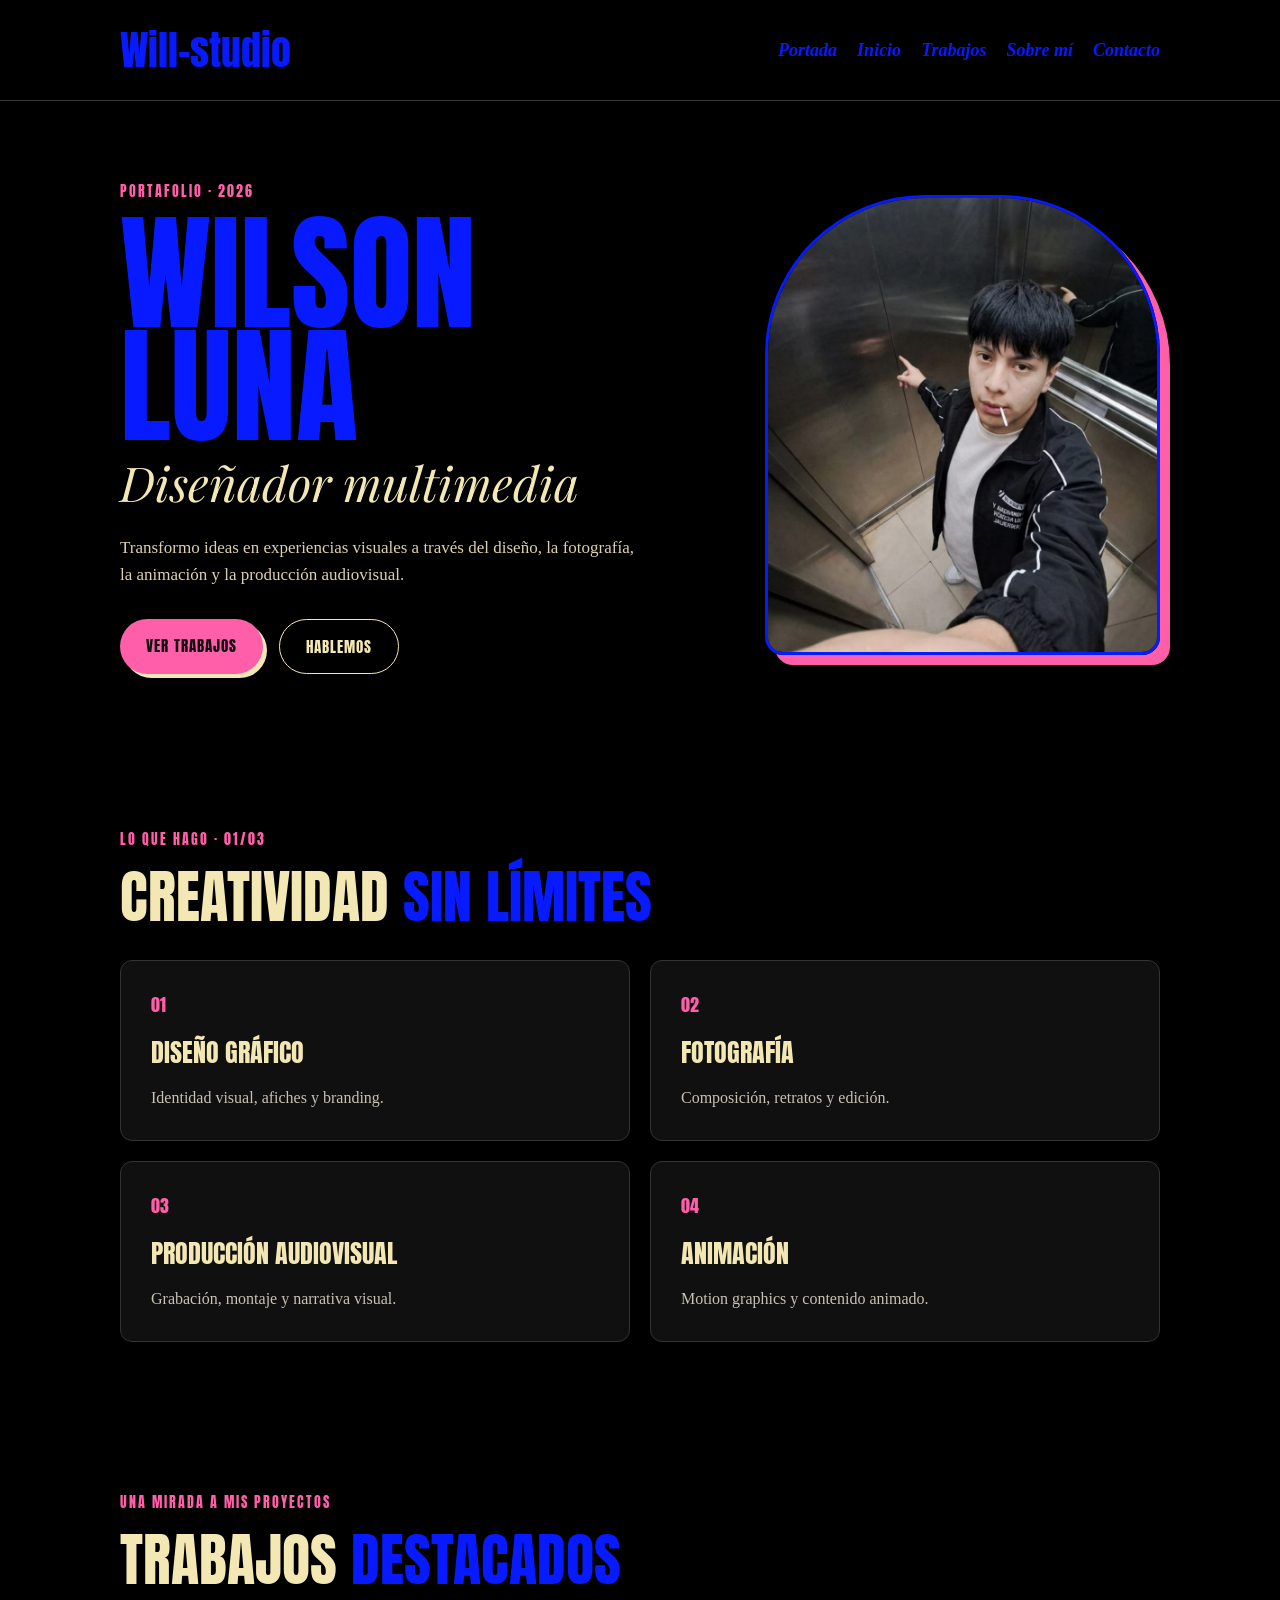
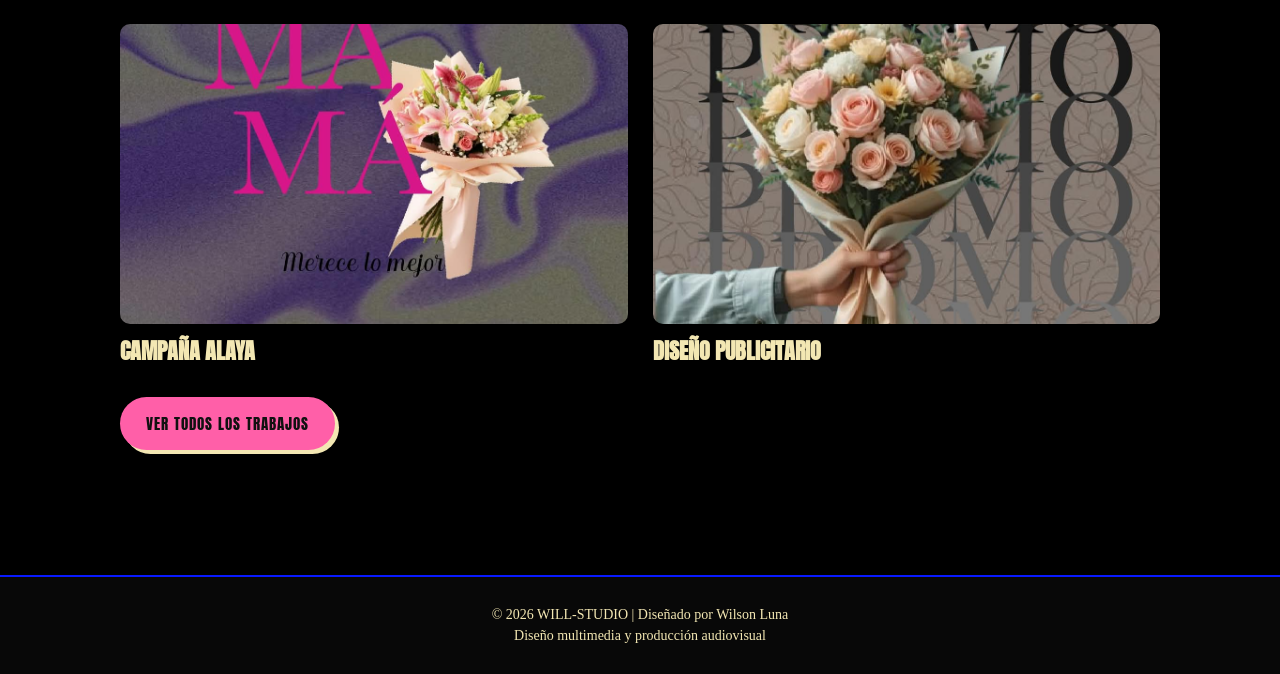
<file: index.html>
<!DOCTYPE html>
<html lang="es">
 <head>
  <meta charset="utf-8"/>
  <meta content="width=device-width, initial-scale=1.0" name="viewport"/>
  <title>
   Portafolio | Will-studio
  </title>
  <link href="https://fonts.googleapis.com" rel="preconnect"/>
  <link crossorigin="" href="https://fonts.gstatic.com" rel="preconnect"/>
  <link href="https://fonts.googleapis.com/css2?family=Anton&amp;family=Playfair+Display:ital,wght@0,400;1,400&amp;display=swap" rel="stylesheet"/>
  <link href="estilos.css" rel="stylesheet"/>
 </head>
 <body>
  <header class="encabezado">
   <div class="contenedor">
    <a class="logo" href="index.html">
     Will-studio
    </a>
    <nav class="menu">
     <a href="index.html">
      Portada
     </a>
     <a href="inicio.html">
      Inicio
     </a>
     <a href="trabajos.html">
      Trabajos
     </a>
     <a href="sobremi.html">
      Sobre mí
     </a>
     <a href="contacto.html">
      Contacto
     </a>
    </nav>
   </div>
  </header>
  <main>
   <section class="hero">
    <div class="hero-texto">
     <span class="etiqueta-rosa">
      PORTAFOLIO · 2026
     </span>
     <h1 class="titulo-azul">
      WILSON
      <br/>
      LUNA
     </h1>
     <p class="subtitulo-cursiva">
      Diseñador multimedia
     </p>
     <p class="descripcion">
      Transformo ideas en experiencias visuales a través del diseño, la fotografía, la animación y la producción audiovisual.
     </p>
     <div class="botones-hero">
      <a class="btn-rosa-sombra" href="trabajos.html">
       VER TRABAJOS
      </a>
      <a class="btn-borde" href="contacto.html">
       HABLEMOS
      </a>
     </div>
    </div>
    <div class="hero-imagen">
     <img alt="Fotografía personal de Wilson Luna" src="wilson-retrato.jpg"/>
    </div>
   </section>
   <section class="especialidades">
    <span class="etiqueta-rosa">
     LO QUE HAGO · 01/03
    </span>
    <h2 class="titulo-seccion">
     CREATIVIDAD
     <span>
      SIN LÍMITES
     </span>
    </h2>
    <div class="contenedor-especialidades">
     <article class="tarjeta-especialidad">
      <span>
       01
      </span>
      <h3>
       DISEÑO GRÁFICO
      </h3>
      <p>
       Identidad visual, afiches y branding.
      </p>
     </article>
     <article class="tarjeta-especialidad">
      <span>
       02
      </span>
      <h3>
       FOTOGRAFÍA
      </h3>
      <p>
       Composición, retratos y edición.
      </p>
     </article>
     <article class="tarjeta-especialidad">
      <span>
       03
      </span>
      <h3>
       PRODUCCIÓN AUDIOVISUAL
      </h3>
      <p>
       Grabación, montaje y narrativa visual.
      </p>
     </article>
     <article class="tarjeta-especialidad">
      <span>
       04
      </span>
      <h3>
       ANIMACIÓN
      </h3>
      <p>
       Motion graphics y contenido animado.
      </p>
     </article>
    </div>
   </section>
   <section class="destacados">
    <span class="etiqueta-rosa">
     UNA MIRADA A MIS PROYECTOS
    </span>
    <h2 class="titulo-seccion">
     TRABAJOS
     <span>
      DESTACADOS
     </span>
    </h2>
    <div class="mini-galeria">
     <a href="trabajos.html">
      <img alt="Póster Alaya Día de las Madres" src="poster1.jpeg"/>
      <strong>
       CAMPAÑA ALAYA
      </strong>
     </a>
     <a href="trabajos.html">
      <img alt="Póster promocional de flores" src="poster2.jpeg"/>
      <strong>
       DISEÑO PUBLICITARIO
      </strong>
     </a>
    </div>
    <a class="btn-rosa-sombra boton-separado" href="trabajos.html">
     VER TODOS LOS TRABAJOS
    </a>
   </section>
  </main>
  <footer class="footer-simple">
   <p>
    © 2026 WILL-STUDIO | Diseñado por Wilson Luna
   </p>
   <p>
    Diseño multimedia y producción audiovisual
   </p>
  </footer>
 </body>
</html>
</file>
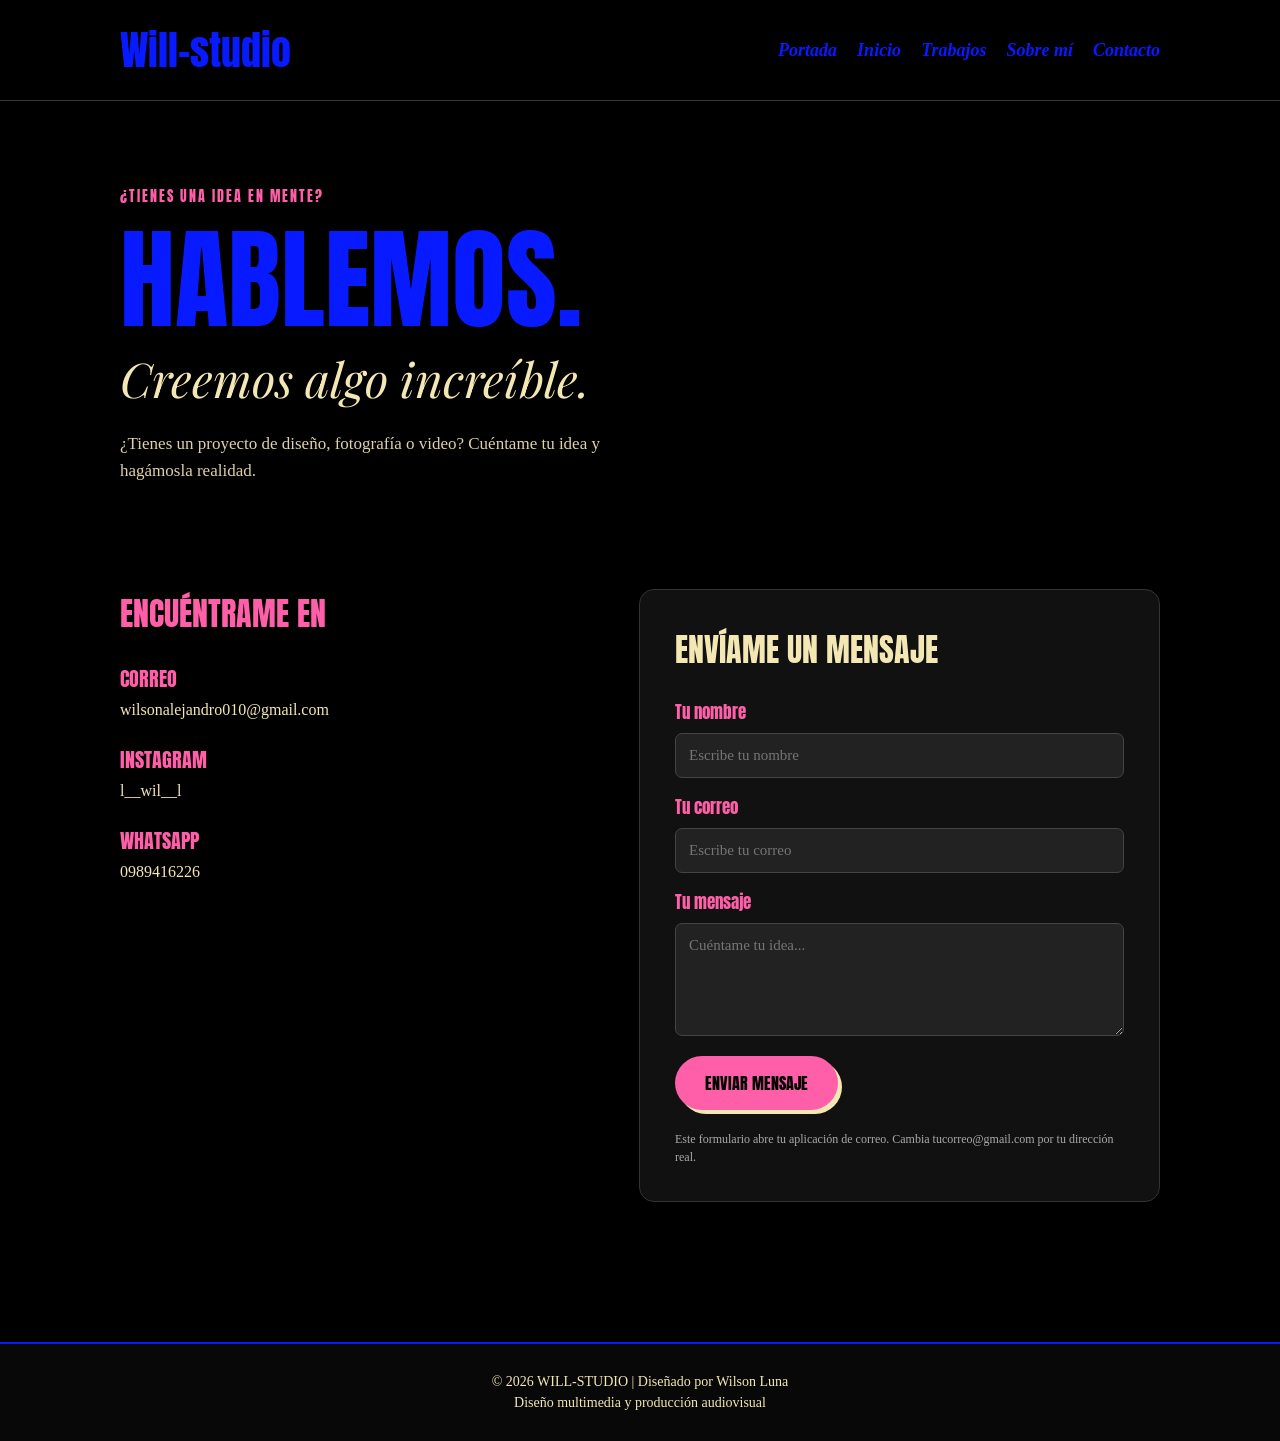
<file: contacto.html>
<!DOCTYPE html>
<html lang="es">
 <head>
  <meta charset="utf-8"/>
  <meta content="width=device-width, initial-scale=1.0" name="viewport"/>
  <title>
   Contacto | Will-studio
  </title>
  <link href="https://fonts.googleapis.com" rel="preconnect"/>
  <link crossorigin="" href="https://fonts.gstatic.com" rel="preconnect"/>
  <link href="https://fonts.googleapis.com/css2?family=Anton&amp;family=Playfair+Display:ital,wght@0,400;1,400&amp;display=swap" rel="stylesheet"/>
  <link href="estilos.css" rel="stylesheet"/>
 </head>
 <body>
  <header class="encabezado">
   <div class="contenedor">
    <a class="logo" href="index.html">
     Will-studio
    </a>
    <nav class="menu">
     <a href="index.html">
      Portada
     </a>
     <a href="inicio.html">
      Inicio
     </a>
     <a href="trabajos.html">
      Trabajos
     </a>
     <a href="sobremi.html">
      Sobre mí
     </a>
     <a href="contacto.html">
      Contacto
     </a>
    </nav>
   </div>
  </header>
  <main>
   <section class="pagina-intro">
    <span class="etiqueta-rosa">
     ¿TIENES UNA IDEA EN MENTE?
    </span>
    <h1>
     HABLEMOS.
    </h1>
    <p class="subtitulo-cursiva">
     Creemos algo increíble.
    </p>
    <p class="descripcion">
     ¿Tienes un proyecto de diseño, fotografía o video? Cuéntame tu idea y hagámosla realidad.
    </p>
   </section>
   <section class="contacto-contenedor">
    <div class="contacto-info">
     <h2>
      ENCUÉNTRAME EN
     </h2>
     <h3>
      CORREO
     </h3>
     <p>
      wilsonalejandro010@gmail.com
     </p>
     <h3>
      INSTAGRAM
     </h3>
     <p>
      l__wil__l
     </p>
     <h3>
      WHATSAPP
     </h3>
     <p>
      0989416226
     </p>
    </div>
    <div class="contacto-formulario">
     <h2>
      ENVÍAME UN MENSAJE
     </h2>
     <form action="mailto:tucorreo@gmail.com" enctype="text/plain" method="post">
      <label for="nombre">
       Tu nombre
      </label>
      <input id="nombre" name="nombre" placeholder="Escribe tu nombre" required="" type="text"/>
      <label for="correo">
       Tu correo
      </label>
      <input id="correo" name="correo" placeholder="Escribe tu correo" required="" type="email"/>
      <label for="mensaje">
       Tu mensaje
      </label>
      <textarea id="mensaje" name="mensaje" placeholder="Cuéntame tu idea..." required="" rows="5"></textarea>
      <button type="submit">
       ENVIAR MENSAJE
      </button>
     </form>
     <p class="nota">
      Este formulario abre tu aplicación de correo. Cambia tucorreo@gmail.com por tu dirección real.
     </p>
    </div>
   </section>
  </main>
  <footer class="footer-simple">
   <p>
    © 2026 WILL-STUDIO | Diseñado por Wilson Luna
   </p>
   <p>
    Diseño multimedia y producción audiovisual
   </p>
  </footer>
 </body>
</html>
</file>
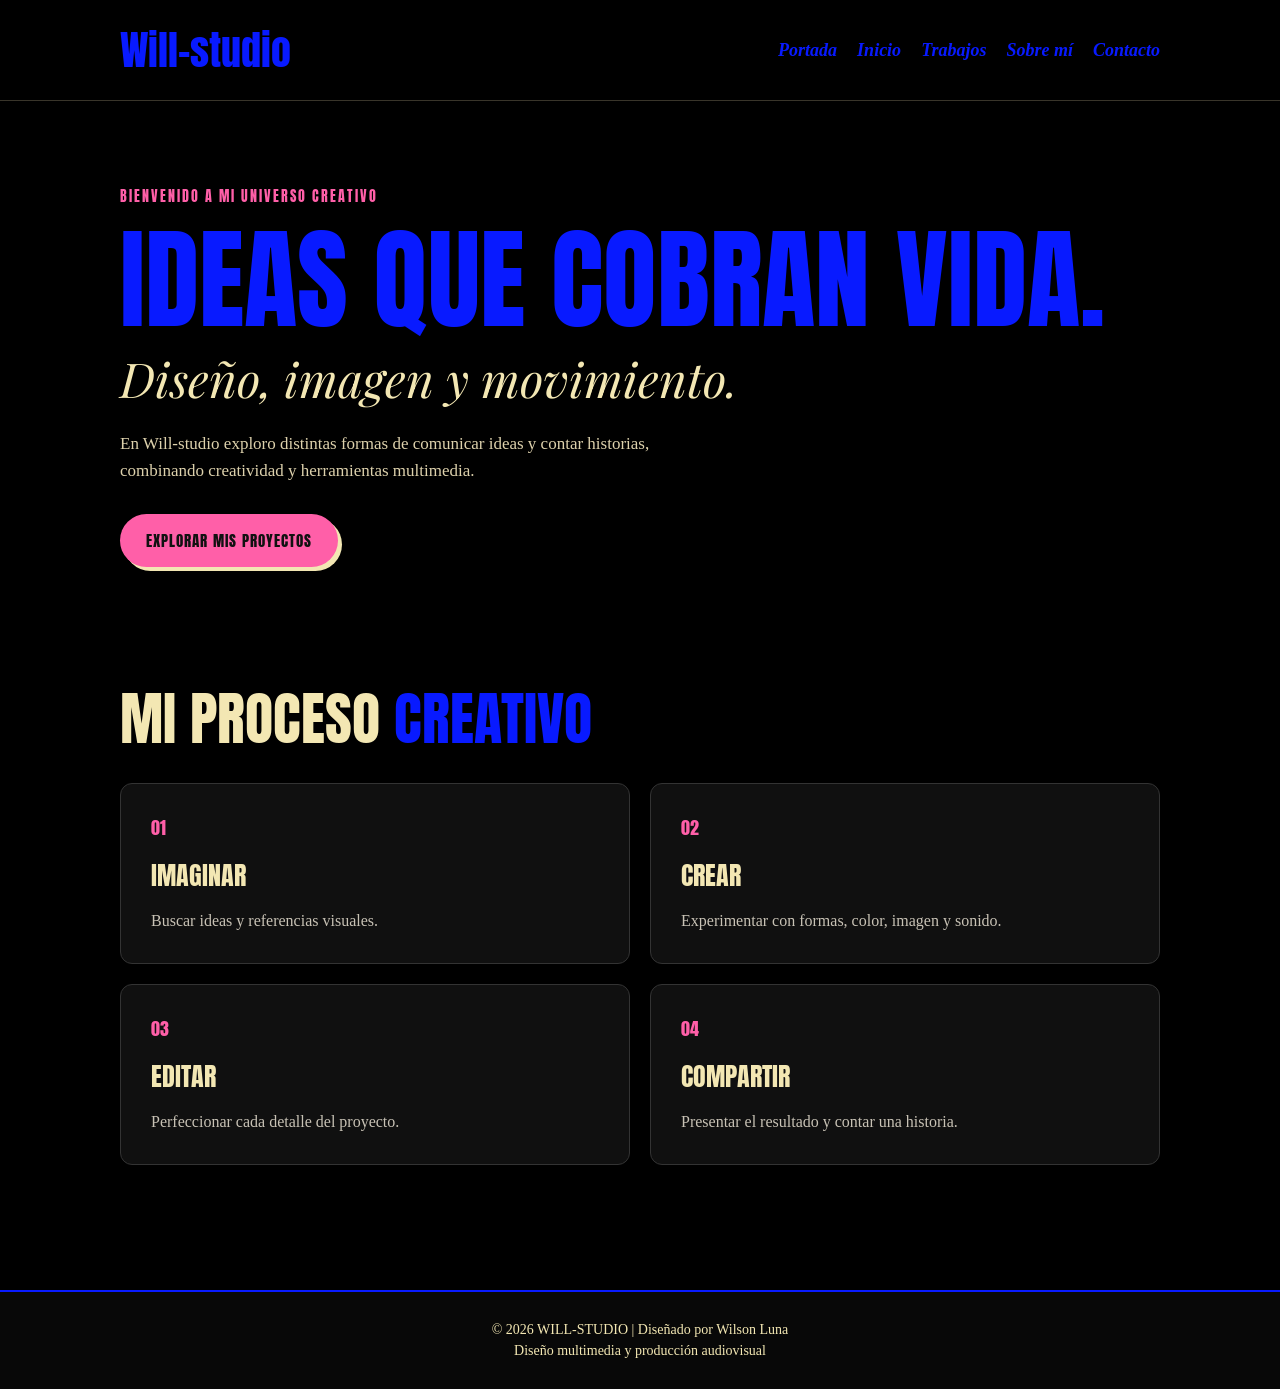
<file: inicio.html>
<!DOCTYPE html>
<html lang="es">
 <head>
  <meta charset="utf-8"/>
  <meta content="width=device-width, initial-scale=1.0" name="viewport"/>
  <title>
   Inicio | Will-studio
  </title>
  <link href="https://fonts.googleapis.com" rel="preconnect"/>
  <link crossorigin="" href="https://fonts.gstatic.com" rel="preconnect"/>
  <link href="https://fonts.googleapis.com/css2?family=Anton&amp;family=Playfair+Display:ital,wght@0,400;1,400&amp;display=swap" rel="stylesheet"/>
  <link href="estilos.css" rel="stylesheet"/>
 </head>
 <body>
  <header class="encabezado">
   <div class="contenedor">
    <a class="logo" href="index.html">
     Will-studio
    </a>
    <nav class="menu">
     <a href="index.html">
      Portada
     </a>
     <a href="inicio.html">
      Inicio
     </a>
     <a href="trabajos.html">
      Trabajos
     </a>
     <a href="sobremi.html">
      Sobre mí
     </a>
     <a href="contacto.html">
      Contacto
     </a>
    </nav>
   </div>
  </header>
  <main>
   <section class="pagina-intro">
    <span class="etiqueta-rosa">
     BIENVENIDO A MI UNIVERSO CREATIVO
    </span>
    <h1>
     IDEAS QUE
     <span>
      COBRAN VIDA.
     </span>
    </h1>
    <p class="subtitulo-cursiva">
     Diseño, imagen y movimiento.
    </p>
    <p class="descripcion">
     En Will-studio exploro distintas formas de comunicar ideas y contar historias, combinando creatividad y herramientas multimedia.
    </p>
    <a class="btn-rosa-sombra" href="trabajos.html">
     EXPLORAR MIS PROYECTOS
    </a>
   </section>
   <section class="seccion-normal">
    <h2 class="titulo-seccion">
     MI PROCESO
     <span>
      CREATIVO
     </span>
    </h2>
    <div class="contenedor-especialidades">
     <article class="tarjeta-especialidad">
      <span>
       01
      </span>
      <h3>
       IMAGINAR
      </h3>
      <p>
       Buscar ideas y referencias visuales.
      </p>
     </article>
     <article class="tarjeta-especialidad">
      <span>
       02
      </span>
      <h3>
       CREAR
      </h3>
      <p>
       Experimentar con formas, color, imagen y sonido.
      </p>
     </article>
     <article class="tarjeta-especialidad">
      <span>
       03
      </span>
      <h3>
       EDITAR
      </h3>
      <p>
       Perfeccionar cada detalle del proyecto.
      </p>
     </article>
     <article class="tarjeta-especialidad">
      <span>
       04
      </span>
      <h3>
       COMPARTIR
      </h3>
      <p>
       Presentar el resultado y contar una historia.
      </p>
     </article>
    </div>
   </section>
  </main>
  <footer class="footer-simple">
   <p>
    © 2026 WILL-STUDIO | Diseñado por Wilson Luna
   </p>
   <p>
    Diseño multimedia y producción audiovisual
   </p>
  </footer>
 </body>
</html>
</file>
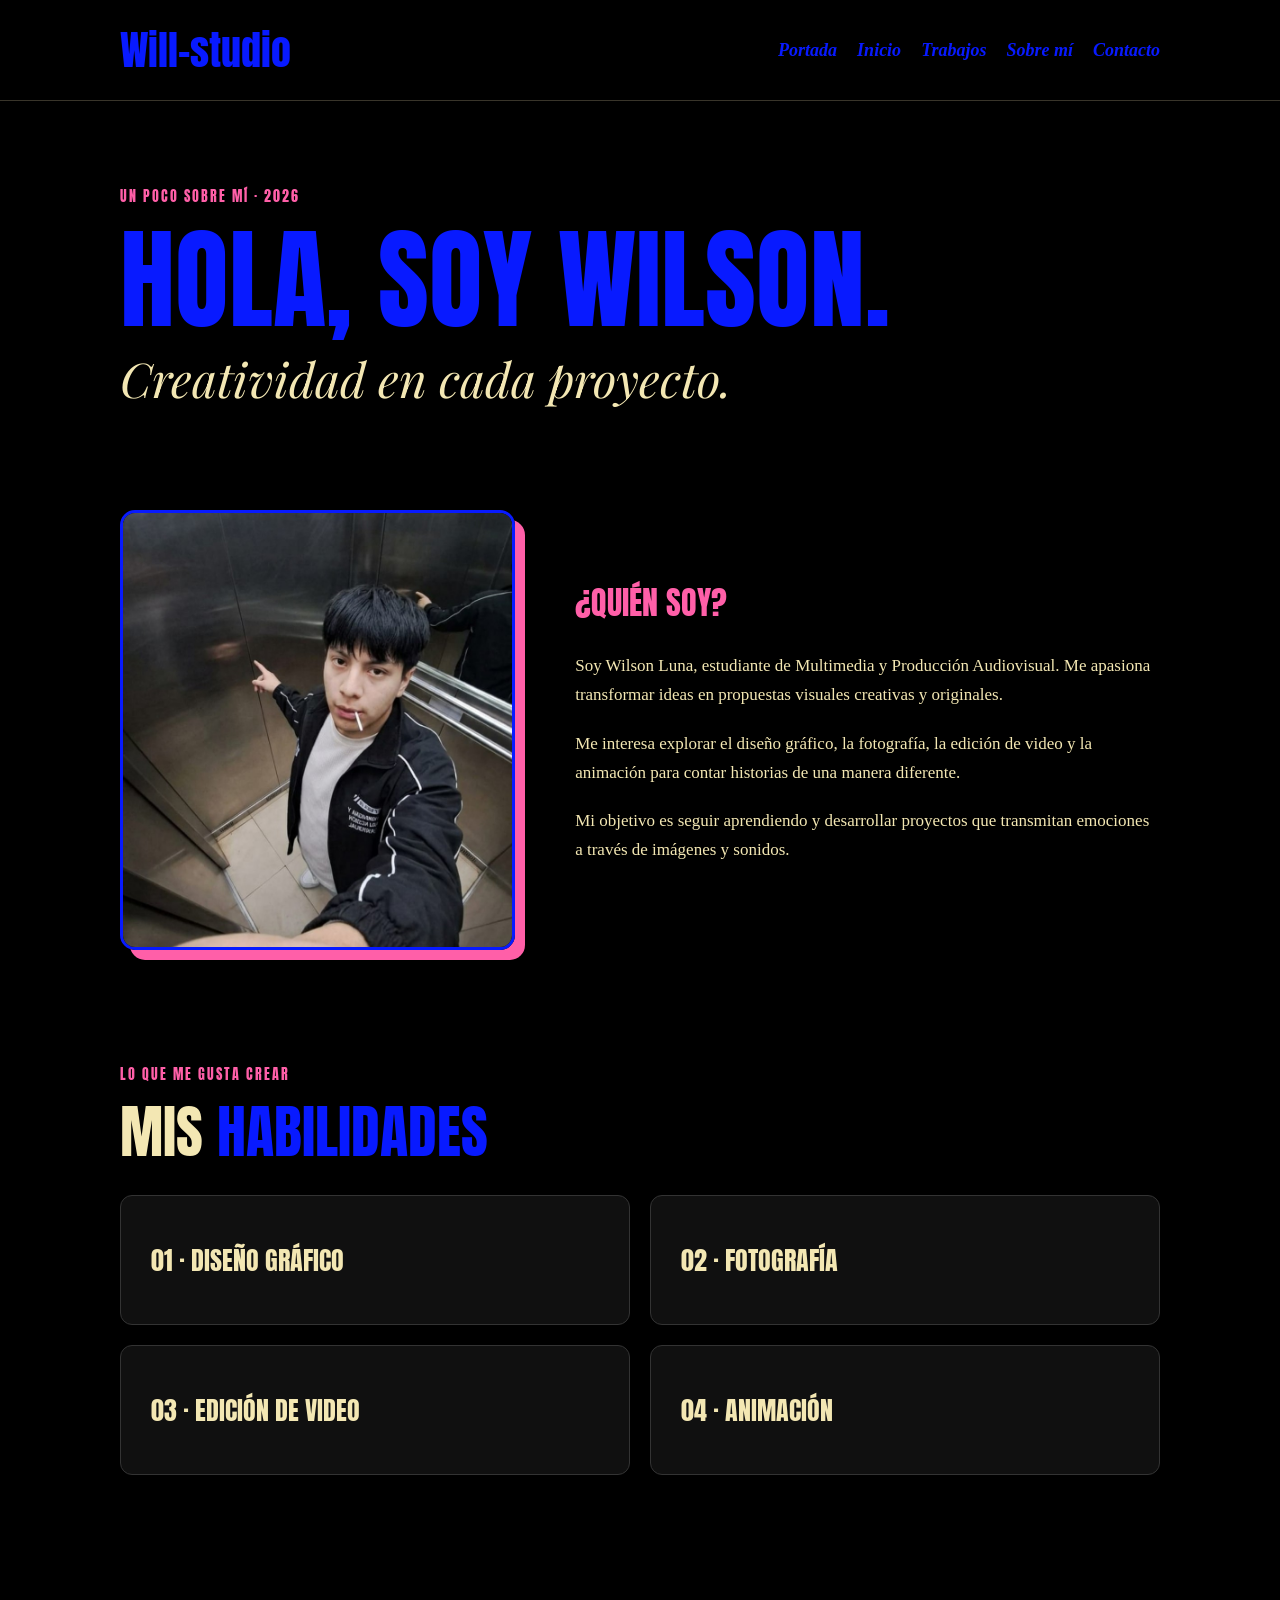
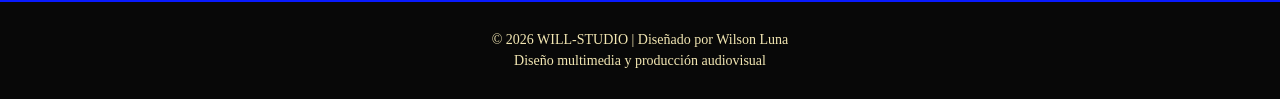
<file: sobremi.html>
<!DOCTYPE html>
<html lang="es">
 <head>
  <meta charset="utf-8"/>
  <meta content="width=device-width, initial-scale=1.0" name="viewport"/>
  <title>
   Sobre mí | Will-studio
  </title>
  <link href="https://fonts.googleapis.com" rel="preconnect"/>
  <link crossorigin="" href="https://fonts.gstatic.com" rel="preconnect"/>
  <link href="https://fonts.googleapis.com/css2?family=Anton&amp;family=Playfair+Display:ital,wght@0,400;1,400&amp;display=swap" rel="stylesheet"/>
  <link href="estilos.css" rel="stylesheet"/>
 </head>
 <body>
  <header class="encabezado">
   <div class="contenedor">
    <a class="logo" href="index.html">
     Will-studio
    </a>
    <nav class="menu">
     <a href="index.html">
      Portada
     </a>
     <a href="inicio.html">
      Inicio
     </a>
     <a href="trabajos.html">
      Trabajos
     </a>
     <a href="sobremi.html">
      Sobre mí
     </a>
     <a href="contacto.html">
      Contacto
     </a>
    </nav>
   </div>
  </header>
  <main>
   <section class="pagina-intro">
    <span class="etiqueta-rosa">
     UN POCO SOBRE MÍ · 2026
    </span>
    <h1>
     HOLA, SOY
     <span>
      WILSON.
     </span>
    </h1>
    <p class="subtitulo-cursiva">
     Creatividad en cada proyecto.
    </p>
   </section>
   <section class="sobre-contenedor">
    <div class="sobre-foto">
     <img alt="Fotografía personal de Wilson Luna" src="wilson-retrato.jpg"/>
    </div>
    <div class="sobre-texto">
     <h2>
      ¿QUIÉN SOY?
     </h2>
     <p>
      Soy Wilson Luna, estudiante de Multimedia y Producción Audiovisual. Me apasiona transformar ideas en propuestas visuales creativas y originales.
     </p>
     <p>
      Me interesa explorar el diseño gráfico, la fotografía, la edición de video y la animación para contar historias de una manera diferente.
     </p>
     <p>
      Mi objetivo es seguir aprendiendo y desarrollar proyectos que transmitan emociones a través de imágenes y sonidos.
     </p>
    </div>
   </section>
   <section class="seccion-normal">
    <span class="etiqueta-rosa">
     LO QUE ME GUSTA CREAR
    </span>
    <h2 class="titulo-seccion">
     MIS
     <span>
      HABILIDADES
     </span>
    </h2>
    <div class="contenedor-especialidades">
     <div class="tarjeta-especialidad">
      <h3>
       01 · DISEÑO GRÁFICO
      </h3>
     </div>
     <div class="tarjeta-especialidad">
      <h3>
       02 · FOTOGRAFÍA
      </h3>
     </div>
     <div class="tarjeta-especialidad">
      <h3>
       03 · EDICIÓN DE VIDEO
      </h3>
     </div>
     <div class="tarjeta-especialidad">
      <h3>
       04 · ANIMACIÓN
      </h3>
     </div>
    </div>
   </section>
  </main>
  <footer class="footer-simple">
   <p>
    © 2026 WILL-STUDIO | Diseñado por Wilson Luna
   </p>
   <p>
    Diseño multimedia y producción audiovisual
   </p>
  </footer>
 </body>
</html>
</file>
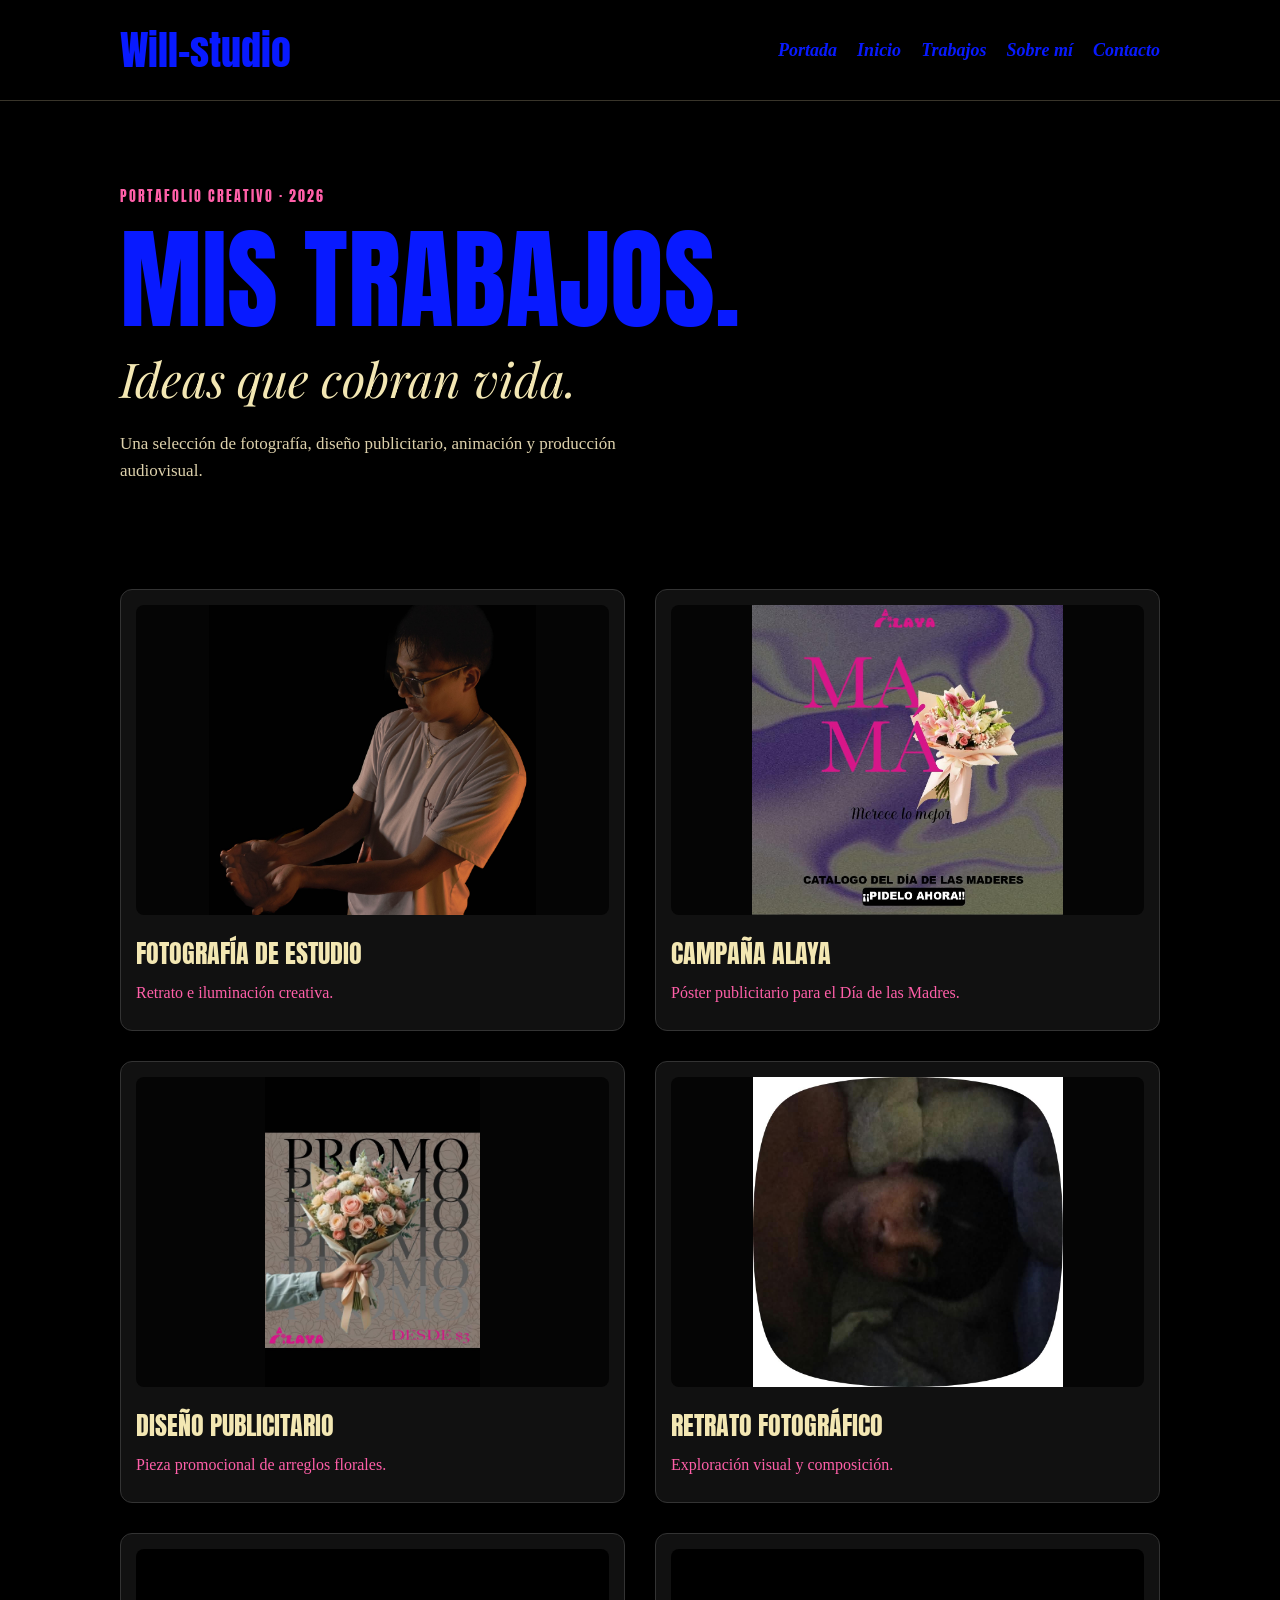
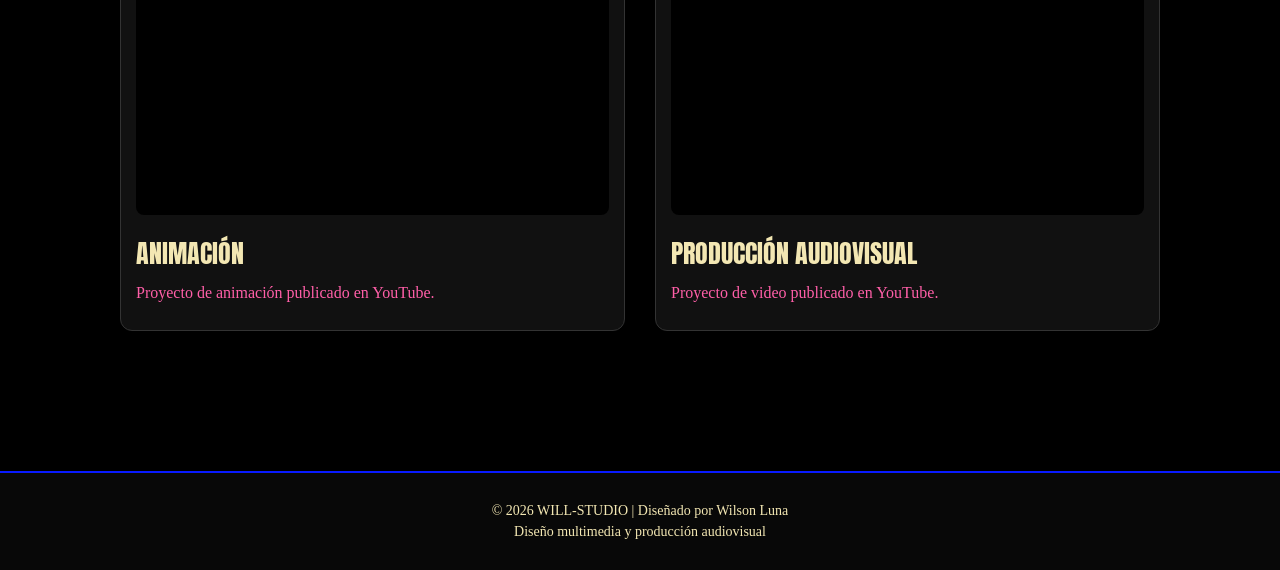
<file: trabajos.html>
<!DOCTYPE html>
<html lang="es">
 <head>
  <meta charset="utf-8"/>
  <meta content="width=device-width, initial-scale=1.0" name="viewport"/>
  <title>
   Mis trabajos | Will-studio
  </title>
  <link href="https://fonts.googleapis.com" rel="preconnect"/>
  <link crossorigin="" href="https://fonts.gstatic.com" rel="preconnect"/>
  <link href="https://fonts.googleapis.com/css2?family=Anton&amp;family=Playfair+Display:ital,wght@0,400;1,400&amp;display=swap" rel="stylesheet"/>
  <link href="estilos.css" rel="stylesheet"/>
 </head>
 <body>
  <header class="encabezado">
   <div class="contenedor">
    <a class="logo" href="index.html">
     Will-studio
    </a>
    <nav class="menu">
     <a href="index.html">
      Portada
     </a>
     <a href="inicio.html">
      Inicio
     </a>
     <a href="trabajos.html">
      Trabajos
     </a>
     <a href="sobremi.html">
      Sobre mí
     </a>
     <a href="contacto.html">
      Contacto
     </a>
    </nav>
   </div>
  </header>
  <main>
   <section class="pagina-intro">
    <span class="etiqueta-rosa">
     PORTAFOLIO CREATIVO · 2026
    </span>
    <h1>
     MIS
     <span>
      TRABAJOS.
     </span>
    </h1>
    <p class="subtitulo-cursiva">
     Ideas que cobran vida.
    </p>
    <p class="descripcion">
     Una selección de fotografía, diseño publicitario, animación y producción audiovisual.
    </p>
   </section>
   <section class="galeria-trabajos">
    <article class="tarjeta-trabajo">
     <img alt="Fotografía de estudio con iluminación cálida" src="fotografia.jpg"/>
     <h3>
      FOTOGRAFÍA DE ESTUDIO
     </h3>
     <p>
      Retrato e iluminación creativa.
     </p>
    </article>
    <article class="tarjeta-trabajo">
     <img alt="Afiche de Alaya por el Día de las Madres" src="poster1.jpeg"/>
     <h3>
      CAMPAÑA ALAYA
     </h3>
     <p>
      Póster publicitario para el Día de las Madres.
     </p>
    </article>
    <article class="tarjeta-trabajo">
     <img alt="Promoción floral de Alaya" src="poster2.jpeg"/>
     <h3>
      DISEÑO PUBLICITARIO
     </h3>
     <p>
      Pieza promocional de arreglos florales.
     </p>
    </article>
    <article class="tarjeta-trabajo">
     <img alt="Fotografía de retrato" src="mifoto.jpeg"/>
     <h3>
      RETRATO FOTOGRÁFICO
     </h3>
     <p>
      Exploración visual y composición.
     </p>
    </article>
    <article class="tarjeta-trabajo">
     <div class="video-responsive">
      <iframe allow="accelerometer; autoplay; clipboard-write; encrypted-media; gyroscope; picture-in-picture; web-share" allowfullscreen="" loading="lazy" referrerpolicy="strict-origin-when-cross-origin" src="https://www.youtube.com/embed/NI5XDH-mj3Q" title="Mi animación">
      </iframe>
     </div>
     <h3>
      ANIMACIÓN
     </h3>
     <p>
      Proyecto de animación publicado en YouTube.
     </p>
    </article>
    <article class="tarjeta-trabajo">
     <div class="video-responsive">
      <iframe allow="accelerometer; autoplay; clipboard-write; encrypted-media; gyroscope; picture-in-picture; web-share" allowfullscreen="" loading="lazy" referrerpolicy="strict-origin-when-cross-origin" src="https://www.youtube.com/embed/rB599iaC-0s" title="Mi proyecto audiovisual">
      </iframe>
     </div>
     <h3>
      PRODUCCIÓN AUDIOVISUAL
     </h3>
     <p>
      Proyecto de video publicado en YouTube.
     </p>
    </article>
   </section>
  </main>
  <footer class="footer-simple">
   <p>
    © 2026 WILL-STUDIO | Diseñado por Wilson Luna
   </p>
   <p>
    Diseño multimedia y producción audiovisual
   </p>
  </footer>
 </body>
</html>
</file>
<file: estilos.css>
* {
    box-sizing:border-box;
    margin:0;
    padding:0;
}

body {
    background:#000;
    color:#f3e7b3;
}

a {
    color:inherit;
}

.encabezado {
    border-bottom:1px solid #39352a;
}

.contenedor {
    max-width:1100px;
    margin:auto;
    padding:20px 30px;
    display:flex;
    justify-content:space-between;
    align-items:center;
    gap:20px;
}

.logo {
    font:40px Anton,sans-serif;
    color:#081aff;
    text-decoration:none;
}

.menu {
    display:flex;
    gap:20px;
    flex-wrap:wrap;
}

.menu a {
    color:#081aff;
    font:italic bold 18px Georgia,serif;
    text-decoration:none;
}

.menu a:hover {
    color:#ff5fa8;
}

.hero {
    max-width:1100px;
    margin:auto;
    padding:80px 30px;
    display:flex;
    align-items:center;
    gap:35px;
    justify-content:space-between;
}

.hero-texto {
    flex:1;
    min-width:0;
}

.etiqueta-rosa {
    display:block;
    color:#ff5fa8;
    font:14px Anton,sans-serif;
    letter-spacing:2px;
    margin-bottom:15px;
}

.titulo-azul {
    font:clamp(65px,10vw,140px)/.88 Anton,sans-serif;
    color:#081aff;
}

.subtitulo-cursiva {
    font:italic clamp(28px,4vw,48px) 'Playfair Display',Georgia,serif;
    color:#f3e7b3;
    margin:8px 0 20px;
}

.descripcion {
    font:17px/1.6 Georgia,serif;
    max-width:530px;
    color:#ddd1ac;
    margin-bottom:30px;
}

.botones-hero {
    display:flex;
    gap:16px;
    flex-wrap:wrap;
}

.btn-rosa-sombra,.btn-borde {
    display:inline-block;
    text-decoration:none;
    font:15px Anton,sans-serif;
    letter-spacing:1px;
    padding:15px 26px;
    border-radius:50px;
}

.btn-rosa-sombra {
    background:#ff5fa8;
    color:#111;
    box-shadow:4px 4px #f3e7b3;
}

.btn-borde {
    border:1px solid #f3e7b3;
    color:#f3e7b3;
}

.hero-imagen {
    width:38%;
    flex-shrink:0;
}

.hero-imagen img {
    width:100%;
    height:460px;
    object-fit:cover;
    object-position:center;
    border-radius:160px 160px 18px 18px;
    border:3px solid #081aff;
    box-shadow:10px 10px #ff5fa8;
}

.especialidades,.destacados,.seccion-normal {
    max-width:1100px;
    margin:auto;
    padding:75px 30px;
}

.titulo-seccion {
    font:clamp(38px,5vw,58px)/1.1 Anton,sans-serif;
    color:#f3e7b3;
    margin-bottom:32px;
}

.titulo-seccion span,.pagina-intro h1 span {
    color:#081aff;
}

.contenedor-especialidades {
    display:grid;
    grid-template-columns:repeat(2,1fr);
    gap:20px;
}

.tarjeta-especialidad {
    background:#101010;
    border:1px solid #333;
    border-radius:12px;
    padding:30px;
    transition:.2s;
}

.tarjeta-especialidad>span {
    font:18px Anton,sans-serif;
    color:#ff5fa8;
}

.tarjeta-especialidad h3 {
    font:26px Anton,sans-serif;
    margin:14px 0;
    color:#f3e7b3;
}

.tarjeta-especialidad p {
    font:16px/1.5 Georgia,serif;
    color:#c8c2b5;
}

.tarjeta-especialidad:hover,.tarjeta-trabajo:hover {
    border-color:#081aff;
    transform:translateY(-5px);
    box-shadow:5px 5px #ff5fa8;
}

.mini-galeria {
    display:grid;
    grid-template-columns:repeat(2,1fr);
    gap:25px;
}

.mini-galeria a {
    text-decoration:none;
    font:22px Anton,sans-serif;
}

.mini-galeria img {
    width:100%;
    height:300px;
    object-fit:cover;
    display:block;
    border-radius:10px;
    margin-bottom:10px;
}

.boton-separado {
    margin-top:30px;
}

.pagina-intro {
    max-width:1100px;
    margin:auto;
    padding:85px 30px 45px;
}

.pagina-intro h1 {
    font:clamp(60px,9vw,110px)/1.05 Anton,sans-serif;
    color:#081aff;
}

.galeria-trabajos {
    max-width:1100px;
    margin:auto;
    padding:30px 30px 90px;
    display:grid;
    grid-template-columns:repeat(2,1fr);
    gap:30px;
}

.tarjeta-trabajo {
    background:#111;
    border:1px solid #333;
    border-radius:12px;
    padding:15px;
    transition:.2s;
    min-width:0;
}

.tarjeta-trabajo img {
    display:block;
    width:100%;
    height:310px;
    object-fit:contain;
    background:#050505;
    border-radius:8px;
}

.tarjeta-trabajo h3 {
    font:26px Anton,sans-serif;
    margin:18px 0 8px;
}

.tarjeta-trabajo p {
    font:16px/1.5 Georgia,serif;
    color:#ff5fa8;
    margin-bottom:10px;
}

.video-responsive {
    aspect-ratio:16/9;
    background:#000;
    border-radius:8px;
    overflow:hidden;
}

.video-responsive iframe {
    width:100%;
    height:100%;
    border:0;
}

.sobre-contenedor {
    max-width:1100px;
    margin:auto;
    padding:35px 30px;
    display:flex;
    gap:60px;
    align-items:center;
}

.sobre-foto {
    width:38%;
    flex-shrink:0;
}

.sobre-foto img {
    width:100%;
    height:440px;
    object-fit:cover;
    border-radius:15px;
    border:3px solid #081aff;
    box-shadow:10px 10px #ff5fa8;
}

.sobre-texto h2,.contacto-info h2,.contacto-formulario h2 {
    font:32px Anton,sans-serif;
    color:#ff5fa8;
    margin-bottom:25px;
}

.sobre-texto p {
    font:17px/1.7 Georgia,serif;
    margin-bottom:20px;
}

.contacto-contenedor {
    max-width:1100px;
    margin:auto;
    padding:30px 30px 90px;
    display:flex;
    gap:70px;
}

.contacto-info,.contacto-formulario {
    flex:1;
    min-width:0;
}

.contacto-info h3 {
    font:20px Anton,sans-serif;
    color:#ff5fa8;
    margin:25px 0 7px;
}

.contacto-info p {
    font:16px Georgia,serif;
}

.contacto-formulario {
    background:#111;
    border:1px solid #333;
    border-radius:15px;
    padding:35px;
}

.contacto-formulario h2 {
    color:#f3e7b3;
}

.contacto-formulario label {
    display:block;
    color:#ff5fa8;
    font:17px Anton,sans-serif;
    margin:16px 0 8px;
}

.contacto-formulario input,.contacto-formulario textarea {
    display:block;
    width:100%;
    background:#222;
    border:1px solid #444;
    border-radius:7px;
    padding:13px;
    color:white;
    font:15px Georgia,serif;
}

.contacto-formulario button {
    background:#ff5fa8;
    color:#000;
    border:0;
    border-radius:50px;
    padding:15px 30px;
    margin-top:20px;
    font:16px Anton,sans-serif;
    cursor:pointer;
    box-shadow:4px 4px #f3e7b3;
}

.contacto-formulario button:hover {
    background:#081aff;
    color:white;
}

.nota {
    font:12px/1.5 Georgia,serif;
    color:#aaa;
    margin-top:20px;
}

.footer-simple {
    background:#080808;
    border-top:2px solid #081aff;
    text-align:center;
    padding:25px;
    margin-top:50px;
}

.footer-simple p {
    font:14px Georgia,serif;
    margin:5px;
    color:#f3e7b3;
}

@media(max-width:850px) {
    .contenedor {
        flex-direction:column;
    }

    .hero {
        flex-direction:column;
        align-items:stretch;
    }

    .hero-imagen {
        width:100%;
        max-width:400px;
        margin:auto;
    }

    .sobre-contenedor,.contacto-contenedor {
        flex-direction:column;
        gap:35px;
    }

    .sobre-foto {
        width:100%;
        max-width:400px;
    }

    .titulo-azul {
        font-size:clamp(65px,15vw,120px);
    }

}

@media(max-width:600px) {
    .contenedor {
        padding:18px;
    }

    .menu {
        justify-content:center;
        gap:12px;
    }

    .menu a {
        font-size:15px;
    }

    .hero,.pagina-intro {
        padding:55px 20px 30px;
    }

    .especialidades,.destacados,.seccion-normal {
        padding:55px 20px;
    }

    .contenedor-especialidades,.galeria-trabajos,.mini-galeria {
        grid-template-columns:1fr;
    }

    .galeria-trabajos {
        padding:20px;
    }

    .sobre-contenedor,.contacto-contenedor {
        padding:25px 20px;
    }

    .contacto-formulario {
        padding:22px;
    }

    .hero-imagen img {
        height:390px;
    }

    .pagina-intro h1 {
        font-size:clamp(48px,12vw,75px);
    }

}
</file>
